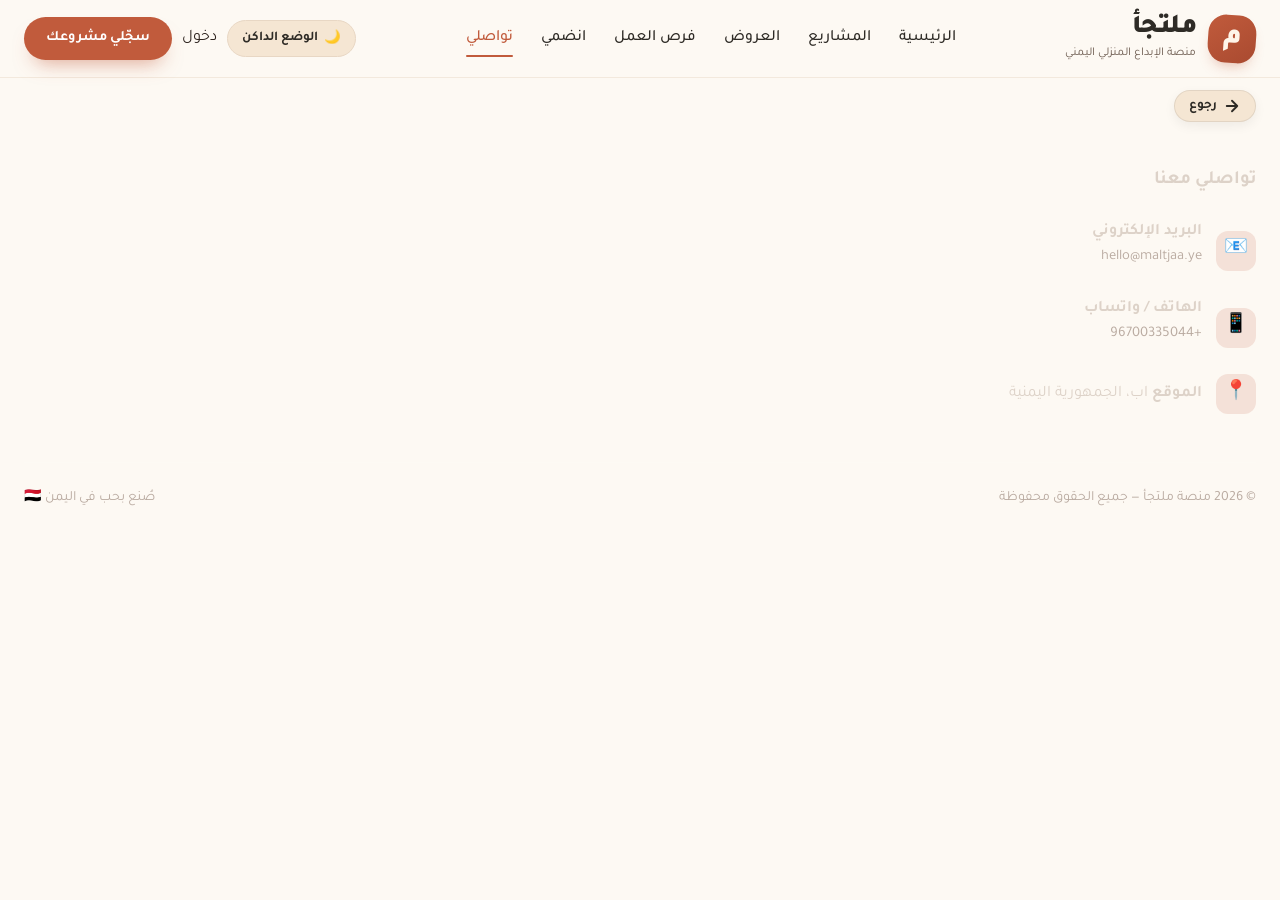
<file: contact.html>
<!DOCTYPE html>
<html lang="ar" dir="rtl">
<head>
  <meta charset="UTF-8">
  <meta name="viewport" content="width=device-width, initial-scale=1.0">
  <title>ملتجأ | تواصلي معنا</title>
  <link href="https://fonts.googleapis.com/css2?family=Tajawal:wght@300;400;500;700;800;900&family=Cairo:wght@400;600;700;900&display=swap" rel="stylesheet">
  <link rel="stylesheet" href="style.css">
</head>
<body>

  <!-- زر الرجوع للصفحة السابقة -->
<button type="button" class="back-btn" onclick="history.back()" aria-label="رجوع">
  <svg width="18" height="18" viewBox="0 0 24 24" fill="none" stroke="currentColor" stroke-width="2.5" stroke-linecap="round" stroke-linejoin="round">
    <path d="M5 12h14M12 5l7 7-7 7"/>
  </svg>
  <span>رجوع</span>
</button>

  <header class="site-header">
    <div class="container header-inner">
      <a href="index.html" class="logo-area">
        <div class="logo-icon">م</div>
        <div class="logo-text">
          <h1>ملتجأ</h1>
          <span>منصة الإبداع المنزلي اليمني</span>
        </div>
      </a>
      <nav class="nav-links">
        <a href="index.html">الرئيسية</a>
        <a href="projects.html">المشاريع</a>
        <a href="offers.html">العروض</a>
        <a href="jobs.html">فرص العمل</a>
        <a href="join.html">انضمي</a>
        <a href="contact.html" class="active">تواصلي</a>
      </nav>
      <div class="header-actions">

        <button id="theme-toggle" class="theme-toggle-btn" aria-label="تبديل الوضع">
  <span id="theme-icon">🌙</span>
  <span id="theme-text">الوضع الداكن</span>
</button>


        <a href="login.html" class="nav-login-btn">دخول</a>
        <a href="join.html" class="btn-primary">سجّلي مشروعك</a>
      </div>
    </div>
  </header>

  <footer class="footer" style="background: none; padding-top: 3rem;">
    <div class="container">
      <div class="footer-grid">
        <div class="footer-col footer-contact" style="grid-column: span 2;">
          <h3 style="margin-bottom: 1.5rem; color: var(--primary-brown);">تواصلي معنا</h3>
          <ul class="contact-info-list">
            <li>
              <span class="contact-icon">📧</span>
              <div>
                <strong>البريد الإلكتروني</strong>
                <a href="mailto:hello@maltjaa.ye">hello@maltjaa.ye</a>
              </div>
            </li>
            <li>
              <span class="contact-icon">📱</span>
              <div>
                <strong>الهاتف / واتساب</strong>
                <a href="tel:+96700335044">+96700335044</a>
              </div>
            </li>
            <li>
              <span class="contact-icon">📍</span>
              <div>
                <strong>الموقع</strong>
                <span>اب، الجمهورية اليمنية</span>
              </div>
            </li>
          </ul>
        </div>
      </div>

      <div class="footer-bottom" style="margin-top: 3rem;">
        <span>© 2026 منصة ملتجأ — جميع الحقوق محفوظة</span>
        <span>صُنع بحب في اليمن 🇾🇪</span>
      </div>
    </div>
  </footer>
<script src="main.js"></script>
</body>
</html>
</file>
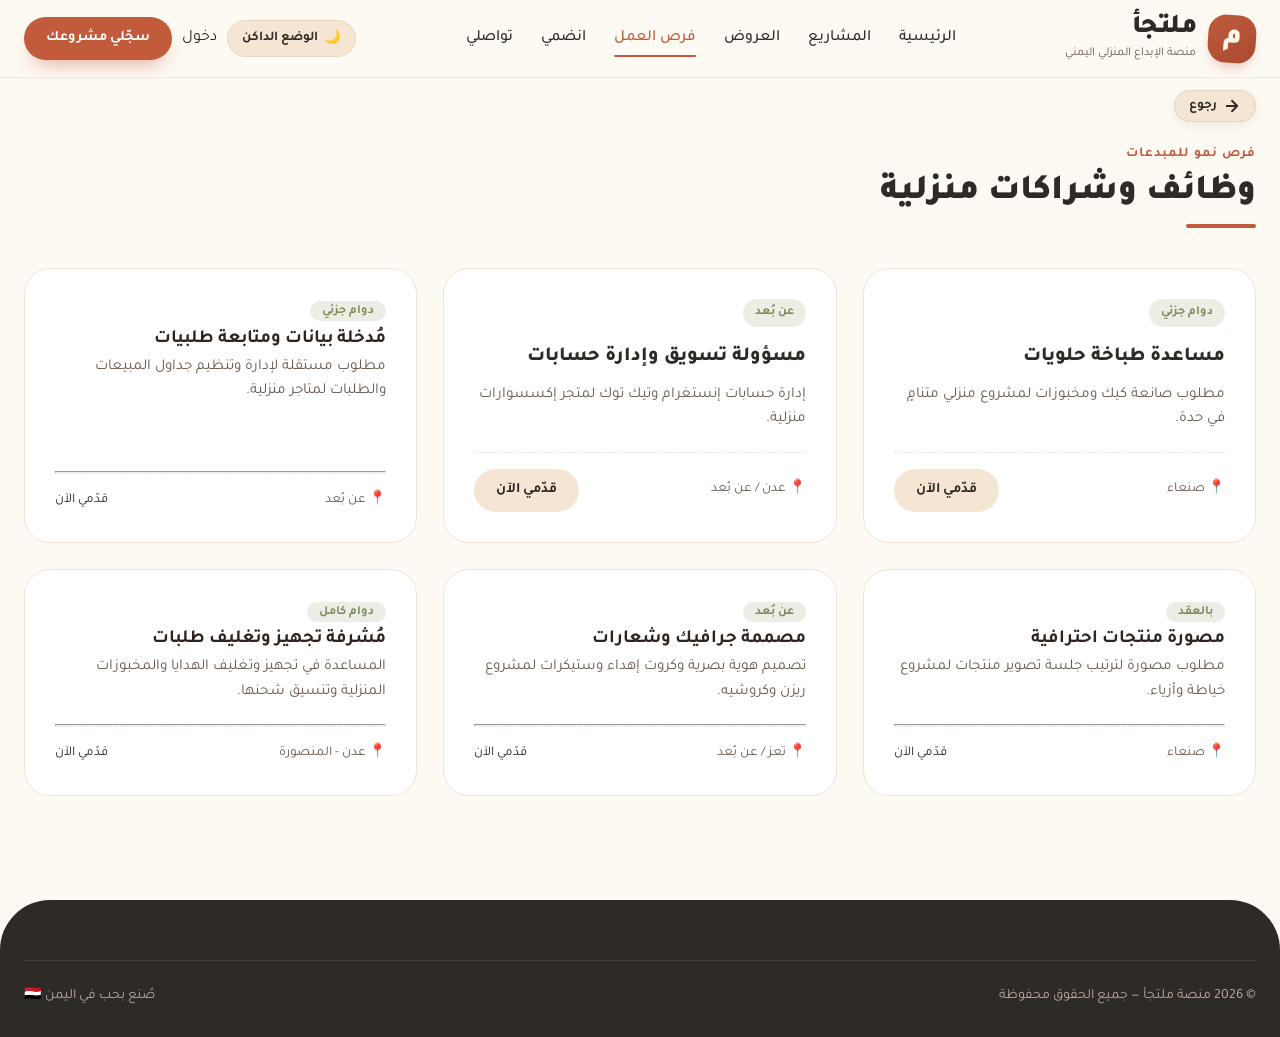
<file: jobs.html>
<!DOCTYPE html>
<html lang="ar" dir="rtl">

<head>
  <meta charset="UTF-8">
  <meta name="viewport" content="width=device-width, initial-scale=1.0">
  <title>ملتجأ | فرص العمل والشراكات</title>
  <link
    href="https://fonts.googleapis.com/css2?family=Tajawal:wght@300;400;500;700;800;900&family=Cairo:wght@400;600;700;900&display=swap"
    rel="stylesheet">
  <link rel="stylesheet" href="style.css">
</head>

<body>

  <!-- زر الرجوع للصفحة السابقة -->
  <button type="button" class="back-btn" onclick="history.back()" aria-label="رجوع">
    <svg width="18" height="18" viewBox="0 0 24 24" fill="none" stroke="currentColor" stroke-width="2.5"
      stroke-linecap="round" stroke-linejoin="round">
      <path d="M5 12h14M12 5l7 7-7 7" />
    </svg>
    <span>رجوع</span>
  </button>

  <header class="site-header">
    <div class="container header-inner">
      <a href="index.html" class="logo-area">
        <div class="logo-icon">م</div>
        <div class="logo-text">
          <h1>ملتجأ</h1>
          <span>منصة الإبداع المنزلي اليمني</span>
        </div>
      </a>
      <nav class="nav-links">
        <a href="index.html">الرئيسية</a>
        <a href="projects.html">المشاريع</a>
        <a href="offers.html">العروض</a>
        <a href="jobs.html" class="active">فرص العمل</a>
        <a href="join.html">انضمي</a>
        <a href="contact.html">تواصلي</a>
      </nav>
      <div class="header-actions">

        <button id="theme-toggle" class="theme-toggle-btn" aria-label="تبديل الوضع">
          <span id="theme-icon">🌙</span>
          <span id="theme-text">الوضع الداكن</span>
        </button>

        <a href="login.html" class="nav-login-btn">دخول</a>
        <a href="join.html" class="btn-primary">سجّلي مشروعك</a>
      </div>
    </div>
  </header>

  <section class="jobs-section" style="padding: 4rem 0;">
    <div class="container">
      <div class="section-title">
        <div>
          <span class="section-eyebrow">فرص نمو للمبدعات</span>
          <h3>وظائف وشراكات منزلية</h3>
        </div>
      </div>

      <div class="jobs-grid">
        <div class="job-card">
          <span class="job-badge">دوام جزئي</span>
          <h4>مساعدة طباخة حلويات</h4>
          <p>مطلوب صانعة كيك ومخبوزات لمشروع منزلي متنامٍ في حدة.</p>
          <div class="job-footer">
            <span class="job-location">📍 صنعاء</span>
            <a href="apply-job.html" class="btn-job">قدّمي الآن</a>
          </div>
        </div>

        <div class="job-card">
          <span class="job-badge">عن بُعد</span>
          <h4>مسؤولة تسويق وإدارة حسابات</h4>
          <p>إدارة حسابات إنستغرام وتيك توك لمتجر إكسسوارات منزلية.</p>
          <div class="job-footer">
            <span class="job-location">📍 عدن / عن بُعد</span>
            <a href="apply-job.html" class="btn-job">قدّمي الآن</a>
          </div>
        </div>

        <!-- وظيفة 3 -->
        <div class="job-card">
          <div class="job-badge-wrapper">
            <span class="job-badge">دوام جزئي</span>
          </div>
          <h3 class="job-title">مُدخلة بيانات ومتابعة طلبيات</h3>
          <p class="job-desc">مطلوب مستقلة لإدارة وتنظيم جداول المبيعات والطلبات لمتاجر منزلية.</p>
          <hr class="job-divider">
          <div class="job-footer">
            <span class="job-location">📍 عن بُعد</span>
            <button class="apply-btn" type="button">قدّمي الآن</button>
          </div>
        </div>

        <!-- وظيفة 4 -->
        <div class="job-card">
          <div class="job-badge-wrapper">
            <span class="job-badge">بالعقد</span>
          </div>
          <h3 class="job-title">مصورة منتجات احترافية</h3>
          <p class="job-desc">مطلوب مصورة لترتيب جلسة تصوير منتجات لمشروع خياطة وأزياء.</p>
          <hr class="job-divider">
          <div class="job-footer">
            <span class="job-location">📍 صنعاء</span>
            <button class="apply-btn" type="button">قدّمي الآن</button>
          </div>
        </div>

        <!-- وظيفة 5 -->
        <div class="job-card">
          <div class="job-badge-wrapper">
            <span class="job-badge">عن بُعد</span>
          </div>
          <h3 class="job-title">مصممة جرافيك وشعارات</h3>
          <p class="job-desc">تصميم هوية بصرية وكروت إهداء وستيكرات لمشروع ريزن وكروشيه.</p>
          <hr class="job-divider">
          <div class="job-footer">
            <span class="job-location">📍 تعز / عن بُعد</span>
            <button class="apply-btn" type="button">قدّمي الآن</button>
          </div>
        </div>

        <!-- وظيفة 6 -->
        <div class="job-card">
          <div class="job-badge-wrapper">
            <span class="job-badge">دوام كامل</span>
          </div>
          <h3 class="job-title">مُشرفة تجهيز وتغليف طلبات</h3>
          <p class="job-desc">المساعدة في تجهيز وتغليف الهدايا والمخبوزات المنزلية وتنسيق شحنها.</p>
          <hr class="job-divider">
          <div class="job-footer">
            <span class="job-location">📍 عدن - المنصورة</span>
            <button class="apply-btn" type="button">قدّمي الآن</button>
          </div>
        </div>


      </div>
    </div>
  </section>

  <footer class="footer">
    <div class="container">
      <div class="footer-bottom">
        <span>© 2026 منصة ملتجأ — جميع الحقوق محفوظة</span>
        <span>صُنع بحب في اليمن 🇾🇪</span>
      </div>
    </div>
  </footer>
  <script src="main.js"></script>
</body>

</html>
</file>
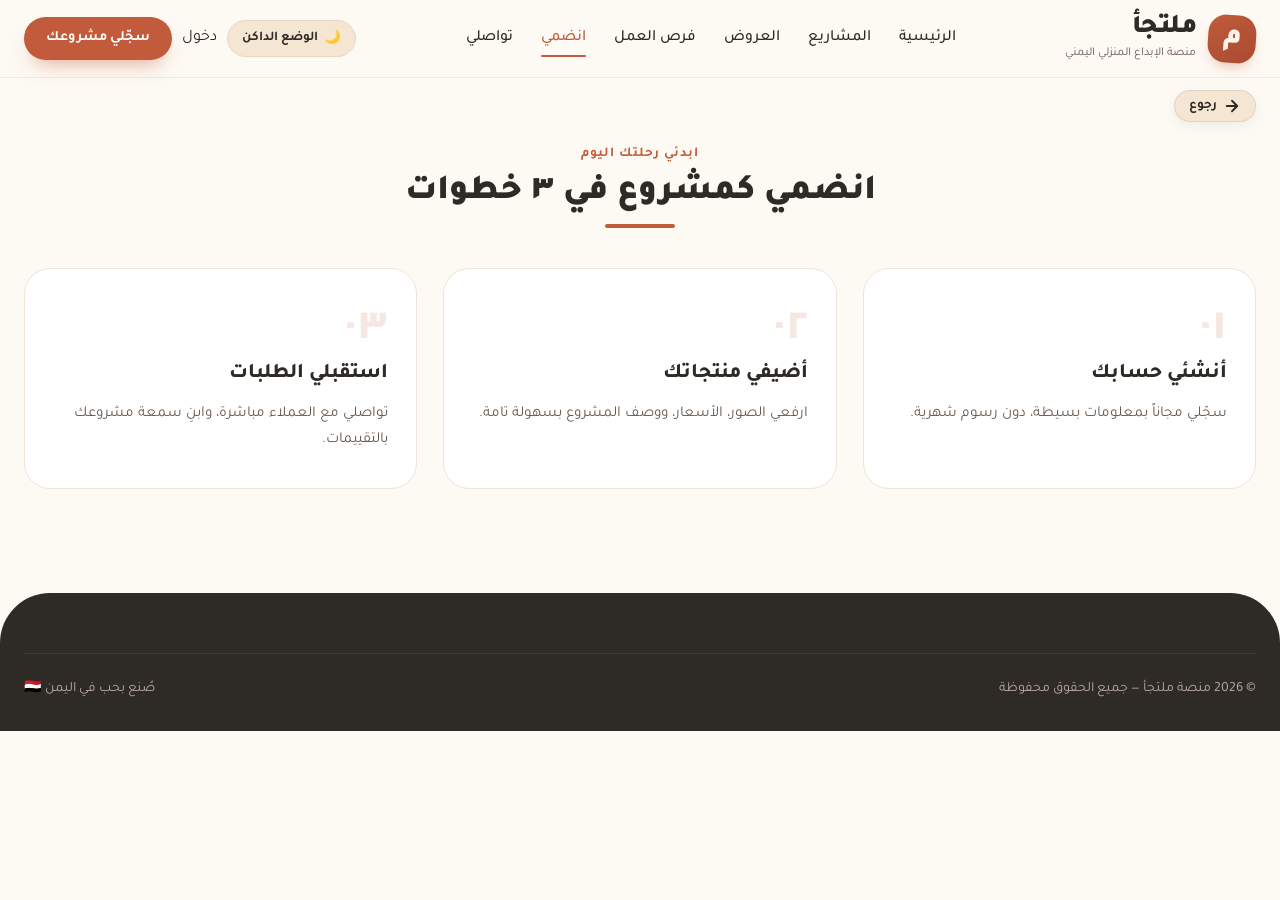
<file: join.html>
<!DOCTYPE html>
<html lang="ar" dir="rtl">
<head>
  <meta charset="UTF-8">
  <meta name="viewport" content="width=device-width, initial-scale=1.0">
  <title>ملتجأ | سجّلي مشروعك</title>
  <link href="https://fonts.googleapis.com/css2?family=Tajawal:wght@300;400;500;700;800;900&family=Cairo:wght@400;600;700;900&display=swap" rel="stylesheet">
  <link rel="stylesheet" href="style.css">
</head>
<body>

  <!-- زر الرجوع للصفحة السابقة -->
<button type="button" class="back-btn" onclick="history.back()" aria-label="رجوع">
  <svg width="18" height="18" viewBox="0 0 24 24" fill="none" stroke="currentColor" stroke-width="2.5" stroke-linecap="round" stroke-linejoin="round">
    <path d="M5 12h14M12 5l7 7-7 7"/>
  </svg>
  <span>رجوع</span>
</button>

  <header class="site-header">
    <div class="container header-inner">
      <a href="index.html" class="logo-area">
        <div class="logo-icon">م</div>
        <div class="logo-text">
          <h1>ملتجأ</h1>
          <span>منصة الإبداع المنزلي اليمني</span>
        </div>
      </a>
      <nav class="nav-links">
        <a href="index.html">الرئيسية</a>
        <a href="projects.html">المشاريع</a>
        <a href="offers.html">العروض</a>
        <a href="jobs.html">فرص العمل</a>
        <a href="join.html" class="active">انضمي</a>
        <a href="contact.html">تواصلي</a>
      </nav>
      <div class="header-actions">

        <button id="theme-toggle" class="theme-toggle-btn" aria-label="تبديل الوضع">
  <span id="theme-icon">🌙</span>
  <span id="theme-text">الوضع الداكن</span>
</button>


        <a href="login.html" class="nav-login-btn">دخول</a>
        <a href="join.html" class="btn-primary">سجّلي مشروعك</a>
      </div>
    </div>
  </header>

  <section class="steps-section" style="padding: 4rem 0;">
    <div class="container">
      <div class="section-title center">
        <div>
          <span class="section-eyebrow">ابدئي رحلتك اليوم</span>
          <h3>انضمي كمشروع في ٣ خطوات</h3>
        </div>
      </div>

      <div class="steps-grid">
        <div class="step-card">
          <span class="step-num">٠١</span>
          <h4>أنشئي حسابك</h4>
          <p>سجّلي مجاناً بمعلومات بسيطة، دون رسوم شهرية.</p>
        </div>
        <div class="step-card">
          <span class="step-num">٠٢</span>
          <h4>أضيفي منتجاتك</h4>
          <p>ارفعي الصور، الأسعار، ووصف المشروع بسهولة تامة.</p>
        </div>
        <div class="step-card">
          <span class="step-num">٠٣</span>
          <h4>استقبلي الطلبات</h4>
          <p>تواصلي مع العملاء مباشرة، وابنِ سمعة مشروعك بالتقييمات.</p>
        </div>
      </div>
    </div>
  </section>

  <footer class="footer">
    <div class="container">
      <div class="footer-bottom">
        <span>© 2026 منصة ملتجأ — جميع الحقوق محفوظة</span>
        <span>صُنع بحب في اليمن 🇾🇪</span>
      </div>
    </div>
  </footer>
<script src="main.js"></script>
</body>
</html>
</file>
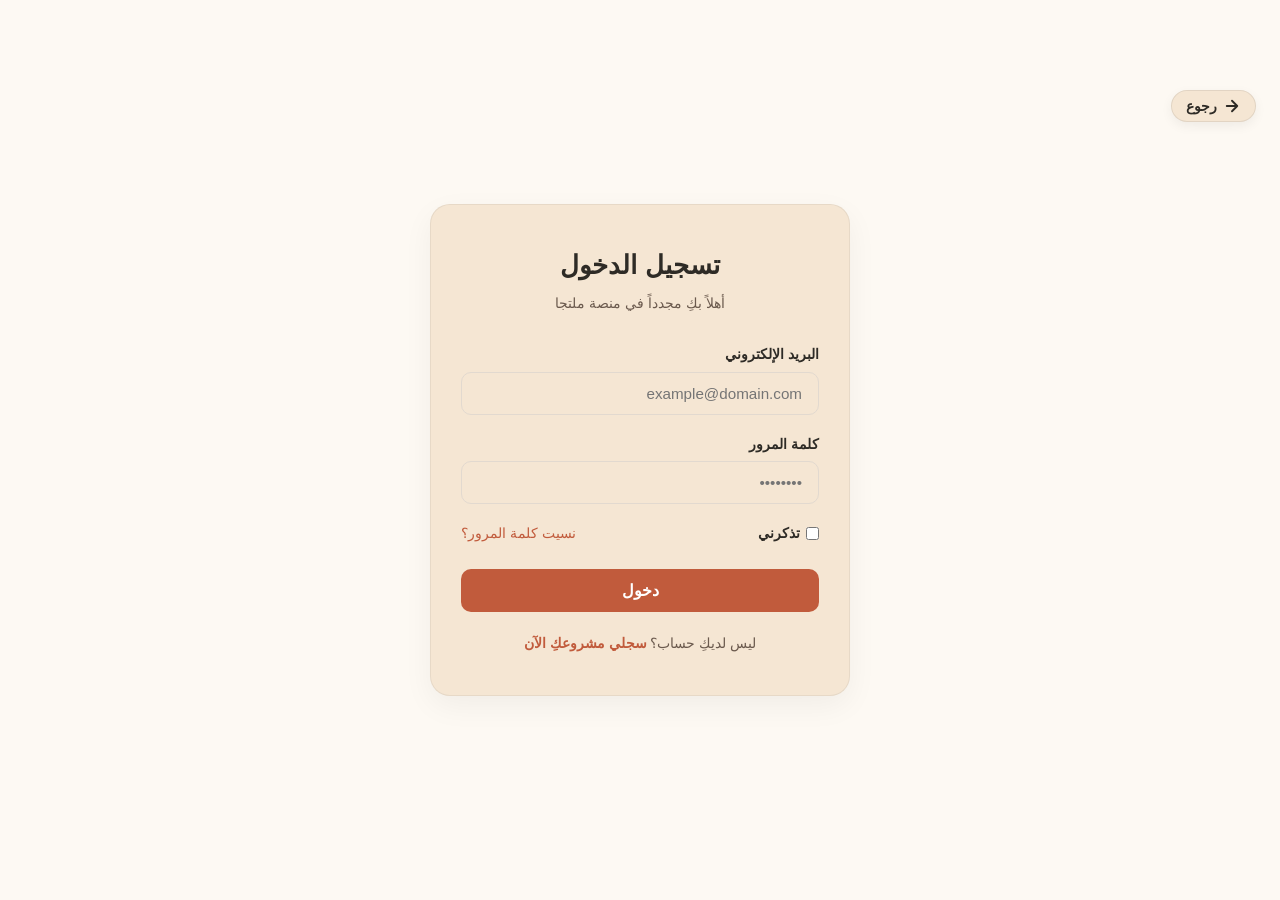
<file: login.html>
<!DOCTYPE html>
<html lang="ar" dir="rtl">
<head>
  <meta charset="UTF-8">
  <meta name="viewport" content="width=device-width, initial-scale=1.0">
  <title>تسجيل الدخول - ملتجا</title>
  <link rel="stylesheet" href="style.css">
</head>
<body>

  <!-- زر الرجوع السريع -->
  <button type="button" class="back-btn" onclick="history.back()" aria-label="رجوع">
    <svg width="18" height="18" viewBox="0 0 24 24" fill="none" stroke="currentColor" stroke-width="2.5" stroke-linecap="round" stroke-linejoin="round">
      <path d="M5 12h14M12 5l7 7-7 7"/>
    </svg>
    <span>رجوع</span>
  </button>

  <main class="login-container">
    <div class="login-card">
      <div class="login-header">
        <h2>تسجيل الدخول</h2>
        <p>أهلاً بكِ مجدداً في منصة ملتجا</p>
      </div>

      <form action="#" method="POST" class="login-form">
        <div class="form-group">
          <label for="email">البريد الإلكتروني</label>
          <input type="email" id="email" name="email" placeholder="example@domain.com" required>
        </div>

        <div class="form-group">
          <label for="password">كلمة المرور</label>
          <input type="password" id="password" name="password" placeholder="••••••••" required>
        </div>

        <div class="form-options">
          <label class="remember-me">
            <input type="checkbox" name="remember">
            <span>تذكرني</span>
          </label>
          <a href="#" class="forgot-password">نسيت كلمة المرور؟</a>
        </div>

        <button type="submit" class="submit-btn">دخول</button>
      </form>

      <div class="login-footer">
        <p>ليس لديكِ حساب؟ <a href="join.html">سجلي مشروعكِ الآن</a></p>
      </div>
    </div>
  </main>

  <script>
    // تفعيل الوضع الداكن تلقائياً إذا كان مفعلاً بالصفحة الرئيسية
    if (localStorage.getItem('theme') === 'dark') {
      document.body.classList.add('dark-mode');
    }
  </script>
</body>
</html>
</file>
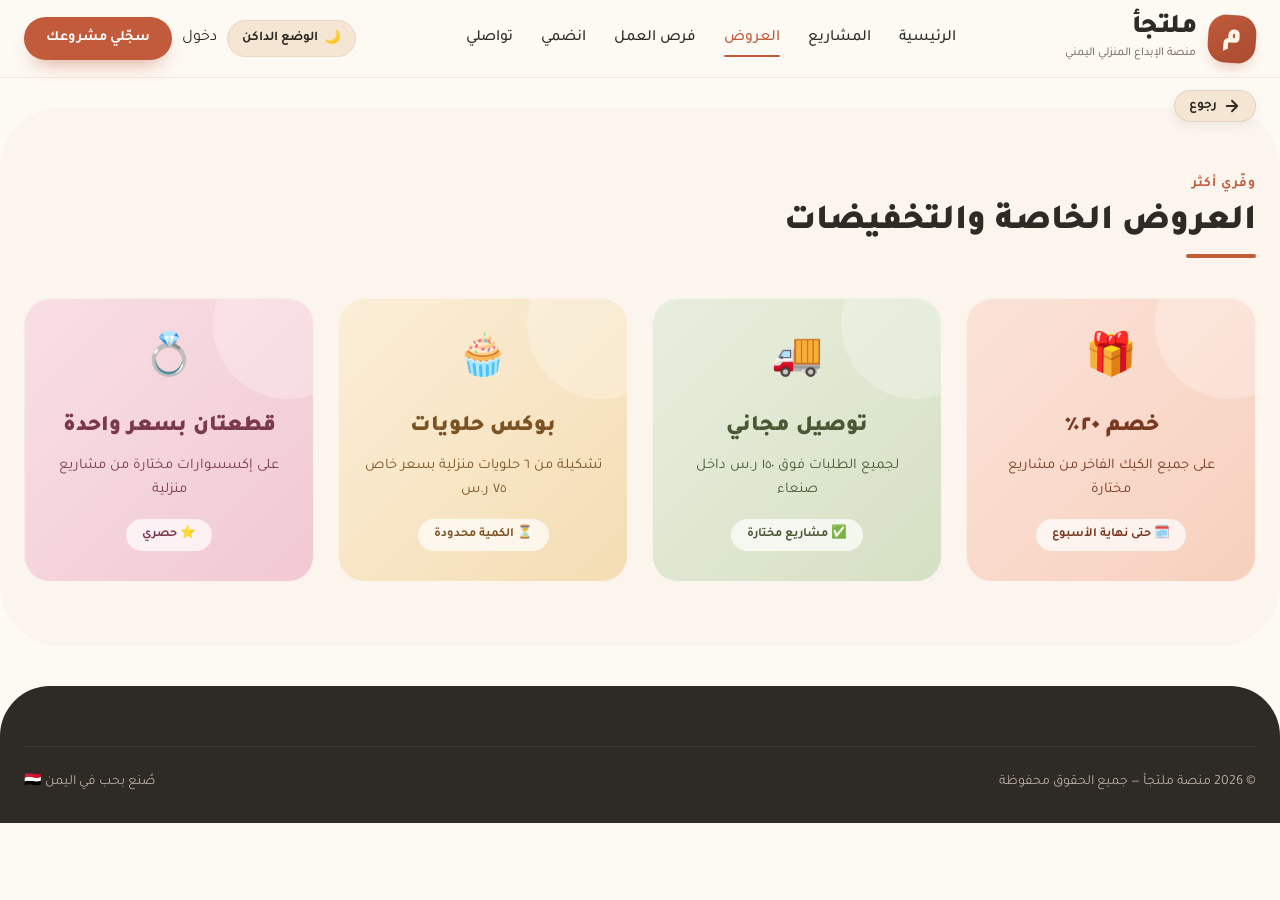
<file: offers.html>
<!DOCTYPE html>
<html lang="ar" dir="rtl">
<head>
  <meta charset="UTF-8">
  <meta name="viewport" content="width=device-width, initial-scale=1.0">
  <title>ملتجأ | العروض والتخفيضات</title>
  <link href="https://fonts.googleapis.com/css2?family=Tajawal:wght@300;400;500;700;800;900&family=Cairo:wght@400;600;700;900&display=swap" rel="stylesheet">
  <link rel="stylesheet" href="style.css">
</head>
<body>

  <!-- زر الرجوع للصفحة السابقة -->
<button type="button" class="back-btn" onclick="history.back()" aria-label="رجوع">
  <svg width="18" height="18" viewBox="0 0 24 24" fill="none" stroke="currentColor" stroke-width="2.5" stroke-linecap="round" stroke-linejoin="round">
    <path d="M5 12h14M12 5l7 7-7 7"/>
  </svg>
  <span>رجوع</span>
</button>

  <header class="site-header">
    <div class="container header-inner">
      <a href="index.html" class="logo-area">
        <div class="logo-icon">م</div>
        <div class="logo-text">
          <h1>ملتجأ</h1>
          <span>منصة الإبداع المنزلي اليمني</span>
        </div>
      </a>
      <nav class="nav-links">
        <a href="index.html">الرئيسية</a>
        <a href="projects.html">المشاريع</a>
        <a href="offers.html" class="active">العروض</a>
        <a href="jobs.html">فرص العمل</a>
        <a href="join.html">انضمي</a>
        <a href="contact.html">تواصلي</a>
      </nav>
      <div class="header-actions">
        <button id="theme-toggle" class="theme-toggle-btn" aria-label="تبديل الوضع">
  <span id="theme-icon">🌙</span>
  <span id="theme-text">الوضع الداكن</span>
</button>

        <a href="login.html" class="nav-login-btn">دخول</a>
        <a href="join.html" class="btn-primary">سجّلي مشروعك</a>
      </div>
    </div>
  </header>

  <section class="offers-section" style="padding: 4rem 0;">
    <div class="container">
      <div class="section-title">
        <div>
          <span class="section-eyebrow">وفّري أكثر</span>
          <h3>العروض الخاصة والتخفيضات</h3>
        </div>
      </div>

      <div class="offers-grid">
        <div class="offer-card offer-terracotta">
          <div class="offer-icon">🎁</div>
          <h4>خصم ٢٠٪</h4>
          <p>على جميع الكيك الفاخر من مشاريع مختارة</p>
          <span class="offer-tag">🗓️ حتى نهاية الأسبوع</span>
        </div>
        <div class="offer-card offer-olive">
          <div class="offer-icon">🚚</div>
          <h4>توصيل مجاني</h4>
          <p>لجميع الطلبات فوق ١٥٠ ر.س داخل صنعاء</p>
          <span class="offer-tag">✅ مشاريع مختارة</span>
        </div>
        <div class="offer-card offer-gold">
          <div class="offer-icon">🧁</div>
          <h4>بوكس حلويات</h4>
          <p>تشكيلة من ٦ حلويات منزلية بسعر خاص ٧٥ ر.س</p>
          <span class="offer-tag">⏳ الكمية محدودة</span>
        </div>
        <div class="offer-card offer-rose">
          <div class="offer-icon">💍</div>
          <h4>قطعتان بسعر واحدة</h4>
          <p>على إكسسوارات مختارة من مشاريع منزلية</p>
          <span class="offer-tag">⭐ حصري</span>
        </div>
      </div>
    </div>
  </section>

  <footer class="footer">
    <div class="container">
      <div class="footer-bottom">
        <span>© 2026 منصة ملتجأ — جميع الحقوق محفوظة</span>
        <span>صُنع بحب في اليمن 🇾🇪</span>
      </div>
    </div>
  </footer>
<script src="main.js"></script>
</body>
</html>
</file>
<file: style.css>
:root {
  --cream: #fdf9f3;
  --sand: #f5e6d3;
  --sand-dark: #e8d7c4;
  --terracotta: #c15b3c;
  --terracotta-light: #e07c5a;
  --terracotta-dark: #a94a30;
  --olive: #7e8c5a;
  --olive-soft: #a7b58b;
  --gold: #d9a066;
  --rose: #d49b8c;
  --charcoal: #2e2b26;
  --text-main: #2e241f;
  --text-muted: #6b5a4e;
  --shadow-sm: 0 10px 25px -8px rgba(46, 43, 38, 0.12);
  --shadow-md: 0 20px 35px -12px rgba(46, 43, 38, 0.18);
  --shadow-lg: 0 30px 50px -18px rgba(193, 91, 60, 0.3);
  --radius-card: 28px;
  --radius-btn: 40px;
  --radius-lg: 60px;
  --transition: 0.3s cubic-bezier(0.4, 0, 0.2, 1);
}

* {
  margin: 0;
  padding: 0;
  box-sizing: border-box;
}

html {
  scroll-behavior: smooth;
  scroll-padding-top: 100px;
}

body {
  background: var(--cream);
  font-family: 'Tajawal', sans-serif;
  color: var(--text-main);
  line-height: 1.6;
  overflow-x: hidden;
}

img {
  max-width: 100%;
  display: block;
}

a {
  text-decoration: none;
  color: inherit;
}

button {
  font-family: inherit;
  cursor: pointer;
  border: none;
  background: none;
  color: inherit;
}

.container {
  max-width: 1300px;
  margin: 0 auto;
  padding: 0 24px;
}

/* Navbar & Header */
.site-header {
  position: sticky;
  top: 0;
  z-index: 100;
  padding: 14px 0;
  background: rgba(253, 249, 243, 0.95);
  backdrop-filter: blur(12px);
  -webkit-backdrop-filter: blur(12px);
  border-bottom: 1px solid rgba(239, 227, 213, 0.7);
  animation: slideDown 0.6s ease;
}

@keyframes slideDown {
  from { transform: translateY(-100%); opacity: 0; }
  to { transform: translateY(0); opacity: 1; }
}

.header-inner {
  display: flex;
  align-items: center;
  justify-content: space-between;
  flex-wrap: wrap;
  gap: 18px;
}

.logo-area {
  display: flex;
  align-items: center;
  gap: 12px;
}

.logo-icon {
  background: linear-gradient(145deg, var(--terracotta), var(--terracotta-dark));
  width: 48px;
  height: 48px;
  border-radius: 18px;
  display: flex;
  align-items: center;
  justify-content: center;
  color: #fff5e9;
  font-size: 28px;
  font-weight: 900;
  box-shadow: 0 8px 14px -6px rgba(193, 91, 60, 0.4);
  transform: rotate(4deg);
  transition: transform var(--transition);
}

.logo-area:hover .logo-icon {
  transform: rotate(-4deg) scale(1.05);
}

.logo-text h1 {
  font-size: 1.7rem;
  font-weight: 900;
  letter-spacing: -0.5px;
  color: var(--charcoal);
  line-height: 1.1;
}

.logo-text span {
  font-size: 0.75rem;
  color: var(--text-muted);
  display: block;
}

.nav-links {
  display: flex;
  gap: 28px;
  font-weight: 500;
}

.nav-links a {
  position: relative;
  padding: 6px 0;
  font-size: 0.98rem;
  color: var(--charcoal);
  transition: color var(--transition);
}

.nav-links a::after {
  content: '';
  position: absolute;
  bottom: 0;
  right: 0;
  width: 0;
  height: 2px;
  background: var(--terracotta);
  border-radius: 2px;
  transition: width var(--transition);
}

.nav-links a:hover,
.nav-links a.active {
  color: var(--terracotta);
}

.nav-links a:hover::after,
.nav-links a.active::after {
  width: 100%;
}

.header-actions {
  display: flex;
  gap: 10px;
  align-items: center;
}

/* Buttons */
.btn-outline,
.btn-primary,
.btn-ghost,
.btn-dark,
.btn-job {
  display: inline-flex;
  align-items: center;
  justify-content: center;
  padding: 10px 22px;
  border-radius: var(--radius-btn);
  font-weight: 700;
  font-size: 0.9rem;
  transition: var(--transition);
  white-space: nowrap;
  cursor: pointer;
}

.btn-lg {
  padding: 15px 32px;
  font-size: 1rem;
}

.btn-outline {
  border: 1.5px solid var(--terracotta);
  color: var(--terracotta);
  background: transparent;
}

.btn-outline:hover {
  background: var(--terracotta);
  color: white;
  transform: translateY(-2px);
}

.btn-primary {
  background: var(--terracotta);
  color: white;
  box-shadow: 0 12px 20px -10px rgba(193, 91, 60, 0.55);
}

.btn-primary:hover {
  background: var(--terracotta-dark);
  transform: translateY(-2px);
  box-shadow: 0 16px 26px -10px rgba(193, 91, 60, 0.65);
}

.btn-ghost {
  background: transparent;
  color: var(--charcoal);
  border: 1.5px solid var(--charcoal);
}

.btn-ghost:hover {
  background: var(--charcoal);
  color: white;
  transform: translateY(-2px);
}

.btn-dark {
  background: var(--charcoal);
  color: white;
  box-shadow: 0 15px 25px -12px rgba(0, 0, 0, 0.35);
}

.btn-dark:hover {
  background: #1c1a17;
  transform: translateY(-2px);
}

.btn-job {
  background: var(--sand);
  color: var(--charcoal);
}

.btn-job:hover {
  background: var(--terracotta);
  color: white;
}

/* Hero Section */
.hero {
  position: relative;
  padding: 70px 0 90px;
  background: linear-gradient(135deg, #fff7ed 0%, #fdf1e6 60%, #fbe9dc 100%);
  border-bottom-left-radius: var(--radius-lg);
  border-bottom-right-radius: var(--radius-lg);
  margin-bottom: 50px;
  overflow: hidden;
}

.hero::before {
  content: '';
  position: absolute;
  top: -100px;
  left: -100px;
  width: 400px;
  height: 400px;
  background: radial-gradient(circle, rgba(217, 160, 102, 0.25), transparent 70%);
  border-radius: 50%;
  animation: float 8s ease-in-out infinite;
}

.hero::after {
  content: '';
  position: absolute;
  bottom: -120px;
  right: -80px;
  width: 350px;
  height: 350px;
  background: radial-gradient(circle, rgba(126, 140, 90, 0.18), transparent 70%);
  border-radius: 50%;
  animation: float 10s ease-in-out infinite reverse;
}

@keyframes float {
  0%, 100% { transform: translate(0, 0); }
  50% { transform: translate(20px, -20px); }
}

.hero-grid {
  display: grid;
  grid-template-columns: 1.15fr 1fr;
  align-items: center;
  gap: 50px;
  position: relative;
  z-index: 2;
}

.hero-tag {
  display: inline-block;
  background: white;
  padding: 8px 18px;
  border-radius: 50px;
  font-size: 0.85rem;
  font-weight: 700;
  color: var(--terracotta);
  box-shadow: var(--shadow-sm);
  margin-bottom: 22px;
  animation: fadeInUp 0.6s ease 0.1s both;
}

.hero-content h2 {
  font-size: 3.2rem;
  font-weight: 900;
  line-height: 1.15;
  color: var(--charcoal);
  margin-bottom: 22px;
  animation: fadeInUp 0.6s ease 0.2s both;
}

.hero-content h2 span {
  color: var(--terracotta);
  position: relative;
  display: inline-block;
}

.hero-content h2 span::after {
  content: '';
  position: absolute;
  bottom: 4px;
  right: 0;
  width: 100%;
  height: 12px;
  background: rgba(217, 160, 102, 0.45);
  border-radius: 6px;
  z-index: -1;
}

.hero-desc {
  font-size: 1.1rem;
  color: var(--text-muted);
  margin-bottom: 30px;
  max-width: 90%;
  font-weight: 400;
  animation: fadeInUp 0.6s ease 0.3s both;
}

.hero-buttons {
  display: flex;
  gap: 14px;
  flex-wrap: wrap;
  margin-bottom: 40px;
  animation: fadeInUp 0.6s ease 0.4s both;
}

.hero-stats {
  display: flex;
  gap: 16px;
  flex-wrap: wrap;
  animation: fadeInUp 0.6s ease 0.5s both;
}

.stat-item {
  display: flex;
  flex-direction: column;
  background: white;
  padding: 14px 24px;
  border-radius: 24px;
  box-shadow: var(--shadow-sm);
  transition: transform var(--transition);
}

.stat-item:hover {
  transform: translateY(-4px);
}

.stat-number {
  font-size: 1.6rem;
  font-weight: 900;
  color: var(--terracotta);
  line-height: 1.2;
}

.stat-label {
  font-size: 0.82rem;
  color: var(--text-muted);
}

@keyframes fadeInUp {
  from { opacity: 0; transform: translateY(30px); }
  to { opacity: 1; transform: translateY(0); }
}

@keyframes fadeInRight {
  from { opacity: 0; transform: translateX(-30px) rotate(2deg); }
  to { opacity: 1; transform: translateX(0) rotate(2deg); }
}

@keyframes fadeInLeft {
  from { opacity: 0; transform: translateX(30px) rotate(-5deg); }
  to { opacity: 1; transform: translateX(0) rotate(-5deg); }
}

.hero-visual {
  position: relative;
  height: 460px;
  animation: fadeInUp 0.8s ease 0.4s both;
}

.hero-blob {
  position: absolute;
  border-radius: 50%;
  filter: blur(40px);
  opacity: 0.6;
}

.hero-blob-1 {
  width: 260px;
  height: 260px;
  background: var(--terracotta-light);
  top: -30px;
  right: 40px;
  animation: float 7s ease-in-out infinite;
}

.hero-blob-2 {
  width: 220px;
  height: 220px;
  background: var(--olive-soft);
  bottom: 0;
  left: 20px;
  animation: float 9s ease-in-out infinite reverse;
}

.hero-card {
  position: absolute;
  background: white;
  border-radius: 26px;
  box-shadow: var(--shadow-md);
  transition: transform var(--transition);
  overflow: visible;
}

.hero-card:hover {
  transform: translateY(-8px);
}

.hero-card-main {
  display: flex;
  flex-direction: row;
  align-items: stretch;
  width: 420px;
  height: 240px;
  top: 40px;
  right: 0;
  transform: rotate(2deg);
  animation: fadeInRight 0.9s ease 0.5s both;
}

.hero-card-main:hover {
  transform: translateY(-8px) rotate(0deg);
}

.hero-card-main .hero-card-image {
  flex: 0 0 60%;
  position: relative;
  overflow: hidden;
  border-radius: 26px 0 0 26px;
}

.hero-card-main .hero-card-image img {
  width: 100%;
  height: 100%;
  object-fit: cover;
  transition: transform 0.6s ease;
}

.hero-card-main:hover .hero-card-image img {
  transform: scale(1.06);
}

.hero-card-main .hero-card-side-info {
  flex: 1;
  padding: 22px 18px;
  display: flex;
  flex-direction: column;
  justify-content: center;
  gap: 8px;
  background: white;
  border-radius: 0 26px 26px 0;
}

.hero-card-category {
  font-size: 0.72rem;
  font-weight: 700;
  color: var(--terracotta);
  background: rgba(193, 91, 60, 0.1);
  padding: 4px 12px;
  border-radius: 30px;
  display: inline-block;
  align-self: flex-start;
}

.hero-card-side-info h4 {
  font-size: 1.15rem;
  font-weight: 900;
  color: var(--charcoal);
  line-height: 1.3;
}

.hero-card-meta {
  display: flex;
  flex-direction: column;
  gap: 4px;
  margin-top: 6px;
  font-size: 0.82rem;
  color: var(--text-muted);
}

.hero-card-rating {
  color: var(--gold);
  font-weight: 700;
}

.hero-card-location {
  font-weight: 500;
}

.hero-card-badge {
  position: absolute;
  top: 14px;
  right: 14px;
  background: var(--terracotta);
  color: white;
  padding: 6px 14px;
  border-radius: 30px;
  font-size: 0.75rem;
  font-weight: 700;
  box-shadow: 0 6px 10px rgba(0, 0, 0, 0.1);
  z-index: 2;
}

.hero-card-secondary {
  display: flex;
  flex-direction: column;
  width: 220px;
  height: 290px;
  bottom: 30px;
  left: 0;
  transform: rotate(-5deg);
  border: 5px solid white;
  animation: fadeInLeft 0.9s ease 0.7s both;
  overflow: hidden;
}

.hero-card-secondary:hover {
  transform: translateY(-8px) rotate(-3deg);
}

.hero-card-secondary .hero-card-image {
  flex: 1;
  position: relative;
  overflow: hidden;
  border-radius: 22px 22px 0 0;
}

.hero-card-secondary .hero-card-image img {
  width: 100%;
  height: 100%;
  object-fit: cover;
}

.hero-card-secondary .hero-card-side-info {
  padding: 14px 16px;
  background: white;
  border-radius: 0 0 22px 22px;
}

.hero-card-secondary .hero-card-side-info h4 {
  font-size: 0.98rem;
}

.hero-card-secondary .hero-card-meta {
  flex-direction: row;
  justify-content: space-between;
  font-size: 0.75rem;
}

/* Features & Search Bar */
.features-bar {
  background: #fffcf8;
  border-radius: 60px;
  padding: 22px 30px;
  margin: 30px 0;
  display: flex;
  flex-wrap: wrap;
  justify-content: space-between;
  align-items: center;
  gap: 20px;
  box-shadow: 0 15px 30px -18px rgba(46, 43, 38, 0.2);
  border: 1px solid #f3e9df;
  position: relative;
  z-index: 5;
}

.search-wrapper {
  display: flex;
  align-items: center;
  background: white;
  padding: 6px 6px 6px 20px;
  border-radius: 50px;
  box-shadow: inset 0 2px 6px rgba(0, 0, 0, 0.02), 0 2px 6px rgba(0, 0, 0, 0.02);
  border: 1px solid #e5d7cb;
  min-width: 280px;
  flex: 1;
  max-width: 400px;
}

.search-icon {
  font-size: 1.1rem;
  color: #ab8f7a;
  margin-left: 10px;
}

.search-wrapper input {
  border: none;
  outline: none;
  font-family: 'Tajawal', sans-serif;
  font-size: 1rem;
  padding: 10px 0;
  width: 100%;
  background: transparent;
  color: #2e241f;
}

.search-wrapper input::placeholder {
  color: #b9a89b;
  font-weight: 400;
}

.filter-tabs {
  display: flex;
  gap: 10px;
  flex-wrap: wrap;
}

.filter-tabs span {
  background: #f1e7dd;
  padding: 8px 18px;
  border-radius: 40px;
  font-size: 0.9rem;
  font-weight: 500;
  color: #4d3f36;
  cursor: pointer;
  transition: var(--transition);
}

.filter-tabs span:hover {
  background: #e8dbcd;
}

.filter-tabs span.active {
  background: var(--terracotta);
  color: white;
  box-shadow: 0 6px 12px -6px rgba(193, 91, 60, 0.4);
}

/* Sections Common Title */
.section-title {
  display: flex;
  justify-content: space-between;
  align-items: flex-end;
  margin-bottom: 40px;
  flex-wrap: wrap;
  gap: 16px;
}

.section-title.center {
  justify-content: center;
  text-align: center;
}

.section-title h3 {
  font-size: 2.2rem;
  font-weight: 900;
  color: var(--charcoal);
  position: relative;
  line-height: 1.2;
}

.section-title h3::after {
  content: '';
  display: block;
  width: 70px;
  height: 4px;
  background: var(--terracotta);
  border-radius: 4px;
  margin-top: 10px;
}

.section-title.center h3::after {
  margin: 10px auto 0;
}

.section-eyebrow {
  display: inline-block;
  font-size: 0.85rem;
  font-weight: 700;
  color: var(--terracotta);
  letter-spacing: 1px;
  margin-bottom: 6px;
}

.link-arrow {
  color: var(--terracotta);
  font-weight: 700;
  font-size: 0.95rem;
  display: inline-flex;
  align-items: center;
  gap: 6px;
  transition: var(--transition);
}

.link-arrow:hover {
  color: var(--terracotta-dark);
  transform: translateX(-5px);
}

/* Projects Cards Grid */
.projects-section {
  padding: 30px 0 60px;
}

.projects-grid {
  display: grid;
  grid-template-columns: repeat(auto-fill, minmax(290px, 1fr));
  gap: 30px;
}

.project-card {
  background: white;
  border-radius: var(--radius-card);
  overflow: hidden;
  box-shadow: 0 10px 24px -12px rgba(46, 43, 38, 0.2);
  transition: var(--transition);
  display: flex;
  flex-direction: column;
  border: 1px solid #f0e4d8;
}

.project-card:hover {
  transform: translateY(-8px);
  box-shadow: 0 28px 45px -18px rgba(193, 91, 60, 0.3);
  border-color: #e7d7c9;
}

.card-img {
  position: relative;
  height: 200px;
  overflow: hidden;
  background: var(--sand);
}

.card-img img {
  width: 100%;
  height: 100%;
  object-fit: cover;
  transition: transform 0.6s ease;
}

.project-card:hover .card-img img {
  transform: scale(1.08);
}

.project-badge {
  position: absolute;
  top: 16px;
  right: 16px;
  background: var(--terracotta);
  color: white;
  padding: 5px 14px;
  border-radius: 40px;
  font-size: 0.75rem;
  font-weight: 700;
  letter-spacing: 0.3px;
  box-shadow: 0 6px 10px rgba(0, 0, 0, 0.1);
  z-index: 2;
}

.project-badge.badge-olive { background: var(--olive); }
.project-badge.badge-gold { background: var(--gold); }
.project-badge.badge-rose { background: var(--rose); }

.favorite {
  position: absolute;
  top: 14px;
  left: 14px;
  width: 38px;
  height: 38px;
  border-radius: 50%;
  background: rgba(255, 255, 255, 0.9);
  color: var(--terracotta);
  font-size: 1.3rem;
  display: flex;
  align-items: center;
  justify-content: center;
  cursor: pointer;
  transition: var(--transition);
  z-index: 2;
  box-shadow: 0 4px 10px rgba(0, 0, 0, 0.08);
}

.favorite:hover {
  background: var(--terracotta);
  color: white;
  transform: scale(1.1);
}

.card-content {
  padding: 22px 22px 26px;
  display: flex;
  flex-direction: column;
  flex: 1;
}

.card-content h4 {
  font-size: 1.3rem;
  font-weight: 800;
  margin-bottom: 8px;
  color: var(--charcoal);
}

.card-location {
  display: flex;
  align-items: center;
  gap: 6px;
  font-size: 0.85rem;
  color: var(--text-muted);
  margin-bottom: 12px;
}

.card-desc {
  font-size: 0.95rem;
  color: #4f4138;
  margin-bottom: 18px;
  line-height: 1.6;
  flex: 1;
}

.card-footer {
  display: flex;
  justify-content: space-between;
  align-items: center;
  padding-top: 16px;
  border-top: 1px dashed #f0e4d8;
}

.price-range {
  font-weight: 800;
  color: var(--terracotta);
  font-size: 1.05rem;
}

.rating {
  background: #f8efe7;
  padding: 6px 12px;
  border-radius: 30px;
  font-size: 0.85rem;
  font-weight: 700;
  color: #8f6e55;
  display: inline-flex;
  align-items: center;
  gap: 4px;
}

.rating small {
  color: #a89584;
  font-weight: 500;
}

/* Offers Section */
.offers-section {
  padding: 60px 0;
  background: #fbf5ee;
  border-radius: var(--radius-lg);
  margin: 30px 0;
}

.offers-grid {
  display: grid;
  grid-template-columns: repeat(auto-fit, minmax(230px, 1fr));
  gap: 24px;
}

.offer-card {
  border-radius: 26px;
  padding: 30px 24px;
  display: flex;
  flex-direction: column;
  align-items: center;
  text-align: center;
  border: 1px solid rgba(255, 255, 255, 0.6);
  transition: var(--transition);
  position: relative;
  overflow: hidden;
}

.offer-card::before {
  content: '';
  position: absolute;
  top: -50px;
  right: -50px;
  width: 150px;
  height: 150px;
  border-radius: 50%;
  background: rgba(255, 255, 255, 0.25);
  transition: var(--transition);
}

.offer-card:hover {
  transform: translateY(-6px);
  box-shadow: 0 22px 40px -18px rgba(46, 43, 38, 0.25);
}

.offer-card:hover::before {
  transform: scale(1.3);
}

.offer-terracotta { background: linear-gradient(135deg, #fbe3d8, #f7d0be); color: #7a3a22; }
.offer-olive { background: linear-gradient(135deg, #e8eedd, #d6e0c4); color: #4a5934; }
.offer-gold { background: linear-gradient(135deg, #fbeed7, #f4ddb4); color: #7a5424; }
.offer-rose { background: linear-gradient(135deg, #f9dfe4, #f1c9d3); color: #7a3a4c; }

.offer-icon {
  font-size: 2.6rem;
  margin-bottom: 14px;
  position: relative;
  z-index: 1;
}

.offer-card h4 {
  font-size: 1.4rem;
  font-weight: 900;
  margin-bottom: 10px;
  position: relative;
  z-index: 1;
}

.offer-card p {
  font-size: 0.92rem;
  margin-bottom: 16px;
  line-height: 1.6;
  position: relative;
  z-index: 1;
}

.offer-tag {
  background: rgba(255, 255, 255, 0.7);
  color: inherit;
  padding: 6px 16px;
  border-radius: 50px;
  font-weight: 700;
  font-size: 0.78rem;
  position: relative;
  z-index: 1;
  backdrop-filter: blur(4px);
}

/* Jobs Section */
.jobs-section {
  padding: 60px 0;
}

.jobs-grid {
  display: grid;
  grid-template-columns: repeat(auto-fit, minmax(300px, 1fr));
  gap: 26px;
}

.job-card {
  background: white;
  border-radius: 26px;
  padding: 30px;
  border: 1px solid #f0e4d8;
  transition: var(--transition);
  display: flex;
  flex-direction: column;
}

.job-card:hover {
  transform: translateY(-6px);
  box-shadow: 0 20px 35px -15px rgba(46, 43, 38, 0.15);
  border-color: var(--terracotta-light);
}

.job-badge {
  align-self: flex-start;
  background: rgba(126, 140, 90, 0.15);
  color: var(--olive);
  padding: 4px 12px;
  border-radius: 30px;
  font-size: 0.78rem;
  font-weight: 700;
  margin-bottom: 14px;
}

.job-card h4 {
  font-size: 1.25rem;
  font-weight: 800;
  color: var(--charcoal);
  margin-bottom: 10px;
}

.job-card p {
  font-size: 0.95rem;
  color: var(--text-muted);
  margin-bottom: 20px;
  flex: 1;
}

.job-footer {
  display: flex;
  justify-content: space-between;
  align-items: center;
  padding-top: 16px;
  border-top: 1px dashed #f0e4d8;
}

.job-location {
  font-size: 0.85rem;
  color: var(--text-muted);
}

/* Steps Section */
.steps-section {
  padding: 70px 0;
}

.steps-grid {
  display: grid;
  grid-template-columns: repeat(auto-fit, minmax(250px, 1fr));
  gap: 26px;
}

.step-card {
  background: white;
  border-radius: 26px;
  padding: 36px 28px;
  position: relative;
  border: 1px solid #f0e4d8;
  transition: var(--transition);
  overflow: hidden;
}

.step-card:hover {
  transform: translateY(-8px);
  box-shadow: 0 25px 45px -20px rgba(193, 91, 60, 0.25);
  border-color: var(--terracotta-light);
}

.step-num {
  display: inline-block;
  font-size: 2.4rem;
  font-weight: 900;
  color: rgba(193, 91, 60, 0.15);
  line-height: 1;
  margin-bottom: 14px;
  font-family: 'Cairo', sans-serif;
  transition: var(--transition);
}

.step-card:hover .step-num {
  color: var(--terracotta);
  transform: translateY(-4px);
}

.step-card h4 {
  font-size: 1.3rem;
  font-weight: 800;
  margin-bottom: 10px;
  color: var(--charcoal);
}

.step-card p {
  font-size: 0.95rem;
  color: var(--text-muted);
  line-height: 1.7;
}

/* Testimonials */
.testimonials {
  padding: 70px 0;
  background: #fbf5ee;
  border-radius: var(--radius-lg);
  margin: 30px 0;
}

.testimonials-grid {
  display: grid;
  grid-template-columns: repeat(auto-fit, minmax(280px, 1fr));
  gap: 26px;
}

.testimonial-card {
  background: white;
  border-radius: 26px;
  padding: 30px 26px;
  border: 1px solid #f0e4d8;
  transition: var(--transition);
  display: flex;
  flex-direction: column;
  gap: 14px;
}

.testimonial-card:hover {
  transform: translateY(-6px);
  box-shadow: 0 22px 40px -18px rgba(46, 43, 38, 0.2);
}

.stars {
  color: var(--gold);
  font-size: 1.1rem;
  letter-spacing: 3px;
}

.testimonial-card p {
  font-size: 0.98rem;
  color: #4f4138;
  line-height: 1.8;
  flex: 1;
}

.testimonial-author {
  display: flex;
  align-items: center;
  gap: 12px;
  padding-top: 16px;
  border-top: 1px dashed #f0e4d8;
}

.author-avatar {
  width: 48px;
  height: 48px;
  border-radius: 50%;
  background: var(--terracotta);
  color: white;
  display: flex;
  align-items: center;
  justify-content: center;
  font-weight: 800;
  font-size: 1.2rem;
  flex-shrink: 0;
  font-family: 'Cairo', sans-serif;
}

.author-avatar.avatar-olive { background: var(--olive); }
.author-avatar.avatar-gold { background: var(--gold); }

.testimonial-author strong {
  display: block;
  font-size: 0.95rem;
  font-weight: 800;
  color: var(--charcoal);
}

.testimonial-author span {
  font-size: 0.8rem;
  color: var(--text-muted);
}

/* CTA Section */
.cta-section {
  padding: 60px 0 80px;
}

.cta-inner {
  background: linear-gradient(120deg, #c15b3c 0%, #a94a30 50%, #8a3b24 100%);
  border-radius: var(--radius-lg);
  padding: 60px 50px;
  display: flex;
  justify-content: space-between;
  align-items: center;
  gap: 40px;
  flex-wrap: wrap;
  position: relative;
  overflow: hidden;
  box-shadow: 0 30px 60px -25px rgba(193, 91, 60, 0.5);
}

.cta-inner::before {
  content: '';
  position: absolute;
  top: -80px;
  right: -80px;
  width: 300px;
  height: 300px;
  border-radius: 50%;
  background: rgba(255, 255, 255, 0.08);
}

.cta-inner::after {
  content: '';
  position: absolute;
  bottom: -100px;
  left: 30%;
  width: 250px;
  height: 250px;
  border-radius: 50%;
  background: rgba(255, 255, 255, 0.06);
}

.cta-text {
  position: relative;
  z-index: 2;
  color: white;
  max-width: 620px;
}

.cta-text h3 {
  font-size: 2.2rem;
  font-weight: 900;
  margin-bottom: 12px;
  line-height: 1.25;
}

.cta-text p {
  font-size: 1.05rem;
  opacity: 0.92;
  line-height: 1.7;
}

.cta-inner .btn-dark {
  position: relative;
  z-index: 2;
  background: white;
  color: var(--terracotta);
  padding: 16px 36px;
  font-size: 1rem;
  box-shadow: 0 15px 25px -12px rgba(0, 0, 0, 0.35);
}

.cta-inner .btn-dark:hover {
  background: var(--cream);
  color: var(--terracotta-dark);
  transform: translateY(-3px);
}

/* Footer & Contact details */
.footer {
  background: var(--charcoal);
  color: #ddd2c8;
  padding: 60px 0 30px;
  border-radius: 50px 50px 0 0;
  margin-top: 40px;
}

.footer-grid {
  display: grid;
  grid-template-columns: repeat(auto-fit, minmax(220px, 1fr));
  gap: 40px;
  margin-bottom: 40px;
}

.footer-brand .logo-text h1 {
  color: var(--cream);
}

.footer-brand .logo-text span {
  color: #b9aaa0;
}

.footer-brand p {
  margin-top: 18px;
  color: #b9aaa0;
  font-size: 0.95rem;
  line-height: 1.8;
  max-width: 340px;
}

.social-links {
  display: flex;
  gap: 12px;
  margin-top: 22px;
}

.social-links a {
  width: 42px;
  height: 42px;
  border-radius: 50%;
  background: rgba(255, 255, 255, 0.08);
  display: flex;
  align-items: center;
  justify-content: center;
  font-size: 1.1rem;
  transition: var(--transition);
}

.social-links a:hover {
  background: var(--terracotta);
  transform: translateY(-4px);
}

.footer-col h5 {
  color: var(--cream);
  font-size: 1.1rem;
  font-weight: 800;
  margin-bottom: 20px;
  letter-spacing: 0.3px;
  position: relative;
  padding-bottom: 10px;
}

.footer-col h5::after {
  content: '';
  position: absolute;
  bottom: 0;
  right: 0;
  width: 30px;
  height: 3px;
  background: var(--terracotta);
  border-radius: 3px;
}

.footer-col a {
  display: block;
  color: #b9aaa0;
  margin-bottom: 12px;
  font-size: 0.92rem;
  transition: var(--transition);
}

.footer-col a:hover {
  color: var(--gold);
  transform: translateX(-5px);
}

.footer-contact .contact-info-list {
  list-style: none;
  display: flex;
  flex-direction: column;
  gap: 16px;
}

.footer-contact .contact-info-list li {
  display: flex;
  align-items: center;
  gap: 14px;
}

.footer-contact .contact-icon {
  width: 40px;
  height: 40px;
  background: rgba(193, 91, 60, 0.15);
  color: var(--terracotta);
  border-radius: 12px;
  display: flex;
  align-items: center;
  justify-content: center;
  font-size: 1.2rem;
  flex-shrink: 0;
}

.footer-bottom {
  display: flex;
  justify-content: space-between;
  align-items: center;
  padding-top: 24px;
  border-top: 1px solid rgba(255, 255, 255, 0.08);
  font-size: 0.88rem;
  color: #a8988d;
  flex-wrap: wrap;
  gap: 12px;
}

/* Responsive Media Queries */
@media (max-width: 992px) {
  .hero-grid {
    grid-template-columns: 1fr;
    gap: 40px;
    text-align: center;
  }

  .hero-content h2 {
    font-size: 2.5rem;
  }

  .hero-desc {
    margin: 0 auto 30px;
  }

  .hero-buttons, .hero-stats {
    justify-content: center;
  }

  .hero-visual {
    height: 380px;
  }

  .hero-card-main {
    width: 340px;
    height: 200px;
  }
}

@media (max-width: 768px) {
  .header-inner {
    flex-direction: column;
  }

  .nav-links {
    gap: 16px;
    font-size: 0.9rem;
    flex-wrap: wrap;
    justify-content: center;
  }

  .features-bar {
    flex-direction: column;
    border-radius: 30px;
    padding: 16px;
  }

  .search-wrapper {
    width: 100%;
    max-width: 100%;
  }

  .filter-tabs {
    justify-content: center;
  }
}


/* إصلاح تباين نصوص صفحة التواصل */
.contact-info, 
.contact-info-list,
.contact-info h3,
.contact-info h5,
.contact-info p,
.contact-info span,
.contact-info strong {
  color: var(--charcoal) !important; /* لون فحم داكن وواضح */
}

.contact-info .contact-label {
  color: var(--text-muted) !important;
  font-weight: 700;
}

/* في حال كانت النصوص داخل الفوتر */
.footer-contact,
.footer-contact li,
.footer-contact span,
.footer-contact p {
  color: #ddd2c8 !important; /* لون فاتح واضح فوق الخلفية الداكنة للفوتر */
}

.footer-bottom {
  color: #b9aaa0 !important;
}


/* ==========================================
   تنسيقات الوضع الداكن (Dark Mode)
   ========================================== */

body.dark-mode {
  --cream: #121212;            /* خلفية الصفحة الأساسية داكنة */
  --sand: #1e1e1e;             /* خلفية العناصر الكروت والحاويات */
  --sand-dark: #2a2a2a;        /* خلفية الأزرار الثانوية والحدود */
  --charcoal: #f0eae1;         /* عكس لون الفحم ليصبح أبيض مائل للكريمي */
  --text-main: #e6e1da;        /* لون النصوص الرئيسي فاتح ومريح للعين */
  --text-muted: #a89a8e;       /* لون النصوص الفرعية */
  --shadow-sm: 0 10px 25px -8px rgba(0, 0, 0, 0.5);
  --shadow-md: 0 20px 35px -12px rgba(0, 0, 0, 0.6);
  --shadow-lg: 0 30px 50px -18px rgba(0, 0, 0, 0.7);
}

/* تعديل خلفية الـ Header في الوضع الداكن */
body.dark-mode .site-header {
  background: rgba(18, 18, 18, 0.92);
  border-bottom-color: #2a2a2a;
}

/* تعديل كروت المشاريع والوظائف والأجزاء التفاعلية */
body.dark-mode .project-card,
body.dark-mode .job-card,
body.dark-mode .step-card,
body.dark-mode .testimonial-card,
body.dark-mode .hero-card-side-info,
body.dark-mode .hero-card-main .hero-card-side-info,
body.dark-mode .hero-card-secondary .hero-card-side-info,
body.dark-mode .stat-item,
body.dark-mode .hero-tag,
body.dark-mode .search-wrapper,
body.dark-mode .features-bar {
  background-color: #1e1e1e;
  border-color: #2d2d2d;
  color: var(--text-main);
}

/* حماية نصوص العناوين والكروت من الاختفاء */
body.dark-mode h1, 
body.dark-mode h2, 
body.dark-mode h3, 
body.dark-mode h4, 
body.dark-mode h5, 
body.dark-mode h6,
body.dark-mode .hero-card-side-info h4,
body.dark-mode .card-content h4,
body.dark-mode .job-card h4,
body.dark-mode .step-card h4,
body.dark-mode .contact-info,
body.dark-mode .contact-info h3,
body.dark-mode .contact-info p,
body.dark-mode .contact-info span {
  color: var(--charcoal) !important;
}

/* شريط البحث والفلترة */
body.dark-mode .search-wrapper input {
  color: #ffffff;
}

body.dark-mode .search-wrapper input::placeholder {
  color: #888888;
}

body.dark-mode .filter-tabs span {
  background: #2a2a2a;
  color: #d1c5b8;
}

body.dark-mode .filter-tabs span.active {
  background: var(--terracotta);
  color: #ffffff;
}

/* قسم الأقسام الملونة الهادئة (Offers & Testimonials) */
body.dark-mode .offers-section,
body.dark-mode .testimonials {
  background: #181818;
}

/* قسم الـ Hero */
body.dark-mode .hero {
  background: linear-gradient(135deg, #181412 0%, #1c1815 60%, #141210 100%);
}

/* الفوتر في الوضع الداكن */
body.dark-mode .footer {
  background: #0a0a0a;
  border-top: 1px solid #222222;
}

/* زر التبديل (Toggle Button) */
.theme-toggle-btn {
  background: var(--sand);
  color: var(--charcoal);
  border: 1px solid var(--sand-dark);
  padding: 8px 14px;
  border-radius: 30px;
  cursor: pointer;
  font-weight: bold;
  display: inline-flex;
  align-items: center;
  gap: 6px;
  transition: var(--transition);
}

.theme-toggle-btn:hover {
  transform: scale(1.05);
}

/* ==========================================
   تصميم زر الرجوع السريع
   ========================================== */

.back-btn {
  position: fixed;
  top: 90px;                  /* يظهر أسفل الهيدر مباشرة */
  right: 24px;                 /* موضع جذاب ومتناسق مع اتجاه اللغة العربية */
  z-index: 99;
  display: inline-flex;
  align-items: center;
  gap: 6px;
  padding: 6px 14px;
  font-size: 0.85rem;
  font-weight: 600;
  color: var(--charcoal, #333333);
  background: var(--sand, #ffffff);
  border: 1px solid rgba(0, 0, 0, 0.08);
  border-radius: 50px;         /* تصميم بيضاوي انسيابي */
  box-shadow: 0 4px 12px rgba(0, 0, 0, 0.06);
  cursor: pointer;
  transition: all 0.25s ease-in-out;
  backdrop-filter: blur(8px);
}

.back-btn svg {
  transition: transform 0.2s ease;
}

/* تأثير التمرير (Hover) */
.back-btn:hover {
  background: var(--terracotta, #c86d51);
  color: #ffffff;
  border-color: transparent;
  transform: translateY(-2px);
  box-shadow: 0 6px 16px rgba(200, 109, 81, 0.25);
}

.back-btn:hover svg {
  transform: translateX(3px);  /* حركة السهم باتجاه اليمين لتأكيد الرجوع */
}

/* التوافق مع الوضع الداكن (Dark Mode) */
body.dark-mode .back-btn {
  background: #1e1e1e;
  color: #e6e1da;
  border-color: #2d2d2d;
  box-shadow: 0 4px 12px rgba(0, 0, 0, 0.4);
}

body.dark-mode .back-btn:hover {
  background: var(--terracotta, #c86d51);
  color: #ffffff;
}

/* ضبط الموقع للشاشات الصغيرة والأجهزة المحمولة */
@media (max-width: 768px) {
  .back-btn {
    top: 80px;
    right: 16px;
    padding: 5px 10px;
    font-size: 0.8rem;
  }
}


/* ==========================================
   تنسيقات صفحة تسجيل الدخول
   ========================================== */

.login-container {
  min-height: 100vh;
  display: flex;
  align-items: center;
  justify-content: center;
  padding: 20px;
  background-color: var(--cream, #fdf9f3);
}

.login-card {
  background: var(--sand, #ffffff);
  width: 100%;
  max-width: 420px;
  padding: 40px 30px;
  border-radius: 20px;
  border: 1px solid rgba(0, 0, 0, 0.06);
  box-shadow: 0 10px 30px rgba(0, 0, 0, 0.05);
}

.login-header {
  text-align: center;
  margin-bottom: 28px;
}

.login-header h2 {
  font-size: 1.6rem;
  color: var(--charcoal, #333333);
  margin-bottom: 6px;
}

.login-header p {
  color: var(--text-muted, #777777);
  font-size: 0.9rem;
}

.login-form .form-group {
  margin-bottom: 18px;
  display: flex;
  flex-direction: column;
  gap: 6px;
}

.login-form label {
  font-size: 0.88rem;
  font-weight: 600;
  color: var(--charcoal, #333333);
}

.login-form input[type="email"],
.login-form input[type="password"] {
  width: 100%;
  padding: 12px 16px;
  border: 1px solid #e2d9cf;
  border-radius: 10px;
  background-color: transparent;
  color: var(--charcoal, #333333);
  font-size: 0.95rem;
  outline: none;
  transition: border-color 0.2s ease;
}

.login-form input:focus {
  border-color: var(--terracotta, #c86d51);
}

.form-options {
  display: flex;
  justify-content: space-between;
  align-items: center;
  font-size: 0.85rem;
  margin-bottom: 24px;
}

.remember-me {
  display: flex;
  align-items: center;
  gap: 6px;
  cursor: pointer;
  color: var(--charcoal, #333333);
}

.forgot-password {
  color: var(--terracotta, #c86d51);
  text-decoration: none;
}

.submit-btn {
  width: 100%;
  padding: 12px;
  background-color: var(--terracotta, #c86d51);
  color: #ffffff;
  border: none;
  border-radius: 10px;
  font-size: 1rem;
  font-weight: bold;
  cursor: pointer;
  transition: opacity 0.2s ease;
}

.submit-btn:hover {
  opacity: 0.9;
}

.login-footer {
  text-align: center;
  margin-top: 20px;
  font-size: 0.88rem;
  color: var(--text-muted, #777777);
}

.login-footer a {
  color: var(--terracotta, #c86d51);
  font-weight: bold;
  text-decoration: none;
}

/* دعم الوضع الداكن لصفحة الدخول */
body.dark-mode .login-card {
  background: #1e1e1e;
  border-color: #2d2d2d;
}

body.dark-mode .login-form input {
  border-color: #333333;
  color: #ffffff;
}








/* ==========================================
   نافذة الترحيب بالمهندس المناقش
   ========================================== */

.welcome-overlay {
  position: fixed;
  inset: 0;
  background: rgba(20, 15, 10, 0.75);
  backdrop-filter: blur(12px);
  -webkit-backdrop-filter: blur(12px);
  z-index: 9999;
  display: flex;
  align-items: center;
  justify-content: center;
  padding: 20px;
  opacity: 0;
  visibility: hidden;
  transition: opacity 0.5s ease, visibility 0.5s ease;
}

.welcome-overlay.show {
  opacity: 1;
  visibility: visible;
}

.welcome-overlay.hide {
  opacity: 0;
  visibility: hidden;
}

.welcome-modal {
  position: relative;
  background: linear-gradient(160deg, #fffcf7 0%, #fdf1e6 100%);
  width: 100%;
  max-width: 480px;
  padding: 50px 40px 40px;
  border-radius: 32px;
  text-align: center;
  box-shadow:
    0 40px 80px -20px rgba(0, 0, 0, 0.4),
    0 0 0 1px rgba(193, 91, 60, 0.15),
    inset 0 1px 0 rgba(255, 255, 255, 0.9);
  transform: translateY(30px) scale(0.95);
  opacity: 0;
  transition: transform 0.6s cubic-bezier(0.34, 1.56, 0.64, 1), opacity 0.5s ease;
  overflow: hidden;
}

.welcome-overlay.show .welcome-modal {
  transform: translateY(0) scale(1);
  opacity: 1;
}

/* توهج زخرفي في الخلفية */
.welcome-glow {
  position: absolute;
  top: -80px;
  right: -80px;
  width: 220px;
  height: 220px;
  background: radial-gradient(circle, rgba(217, 160, 102, 0.35), transparent 70%);
  border-radius: 50%;
  pointer-events: none;
  animation: welcomeGlow 4s ease-in-out infinite;
}

@keyframes welcomeGlow {
  0%, 100% { transform: scale(1); opacity: 0.6; }
  50% { transform: scale(1.15); opacity: 0.85; }
}

/* الأيقونة الرئيسية */
.welcome-icon {
  font-size: 3.5rem;
  margin-bottom: 16px;
  display: inline-block;
  animation: welcomeFloat 3s ease-in-out infinite;
  filter: drop-shadow(0 8px 16px rgba(193, 91, 60, 0.25));
}

@keyframes welcomeFloat {
  0%, 100% { transform: translateY(0); }
  50% { transform: translateY(-8px); }
}

.welcome-title {
  font-family: 'Cairo', sans-serif;
  font-size: 2rem;
  font-weight: 900;
  color: #2e241f;
  margin-bottom: 6px;
  line-height: 1.2;
  letter-spacing: -0.5px;
}

.welcome-subtitle {
  font-size: 1.05rem;
  font-weight: 600;
  color: #c15b3c;
  margin-bottom: 24px;
  letter-spacing: 0.5px;
}

.welcome-divider {
  width: 60px;
  height: 3px;
  background: linear-gradient(90deg, transparent, #c15b3c, transparent);
  border-radius: 3px;
  margin: 0 auto 24px;
}

.welcome-message {
  font-size: 1rem;
  color: #4f4138;
  line-height: 1.9;
  margin-bottom: 32px;
  padding: 0 4px;
}

.welcome-btn {
  display: inline-flex;
  align-items: center;
  justify-content: center;
  gap: 10px;
  background: linear-gradient(135deg, #c15b3c 0%, #a94a30 100%);
  color: white;
  padding: 16px 40px;
  border-radius: 50px;
  font-family: 'Tajawal', sans-serif;
  font-size: 1rem;
  font-weight: 800;
  letter-spacing: 0.3px;
  cursor: pointer;
  border: none;
  box-shadow:
    0 15px 30px -12px rgba(193, 91, 60, 0.6),
    inset 0 1px 0 rgba(255, 255, 255, 0.2);
  transition: all 0.3s cubic-bezier(0.4, 0, 0.2, 1);
  position: relative;
  overflow: hidden;
}

.welcome-btn::before {
  content: '';
  position: absolute;
  top: 0;
  left: -100%;
  width: 100%;
  height: 100%;
  background: linear-gradient(90deg, transparent, rgba(255, 255, 255, 0.25), transparent);
  transition: left 0.6s ease;
}

.welcome-btn:hover {
  transform: translateY(-3px);
  box-shadow: 0 22px 40px -12px rgba(193, 91, 60, 0.75);
}

.welcome-btn:hover::before {
  left: 100%;
}

.welcome-btn:active {
  transform: translateY(-1px);
}

.welcome-btn svg {
  transition: transform 0.3s ease;
}

.welcome-btn:hover svg {
  transform: translateX(-4px);
}

.welcome-footer {
  margin-top: 24px;
  font-size: 0.88rem;
  color: #8b7a6e;
  letter-spacing: 0.3px;
}

.welcome-footer strong {
  color: #c15b3c;
  font-weight: 800;
}

/* ==========================================
   دعم الوضع الداكن لنافذة الترحيب
   ========================================== */

body.dark-mode .welcome-modal {
  background: linear-gradient(160deg, #1e1e1e 0%, #181818 100%);
  box-shadow:
    0 40px 80px -20px rgba(0, 0, 0, 0.8),
    0 0 0 1px rgba(193, 91, 60, 0.25),
    inset 0 1px 0 rgba(255, 255, 255, 0.05);
}

body.dark-mode .welcome-title {
  color: #f0eae1;
}

body.dark-mode .welcome-message {
  color: #c9bdb1;
}

body.dark-mode .welcome-footer {
  color: #a89a8e;
}

body.dark-mode .welcome-overlay {
  background: rgba(0, 0, 0, 0.85);
}

/* ==========================================
   تجاوب نافذة الترحيب مع الجوال
   ========================================== */

@media (max-width: 560px) {
  .welcome-modal {
    padding: 40px 26px 32px;
    border-radius: 26px;
  }

  .welcome-icon {
    font-size: 3rem;
  }

  .welcome-title {
    font-size: 1.6rem;
  }

  .welcome-subtitle {
    font-size: 0.95rem;
  }

  .welcome-message {
    font-size: 0.93rem;
    line-height: 1.8;
  }

  .welcome-btn {
    padding: 14px 30px;
    font-size: 0.95rem;
    width: 100%;
  }

  .welcome-footer {
    font-size: 0.82rem;
  }
}
</file>
